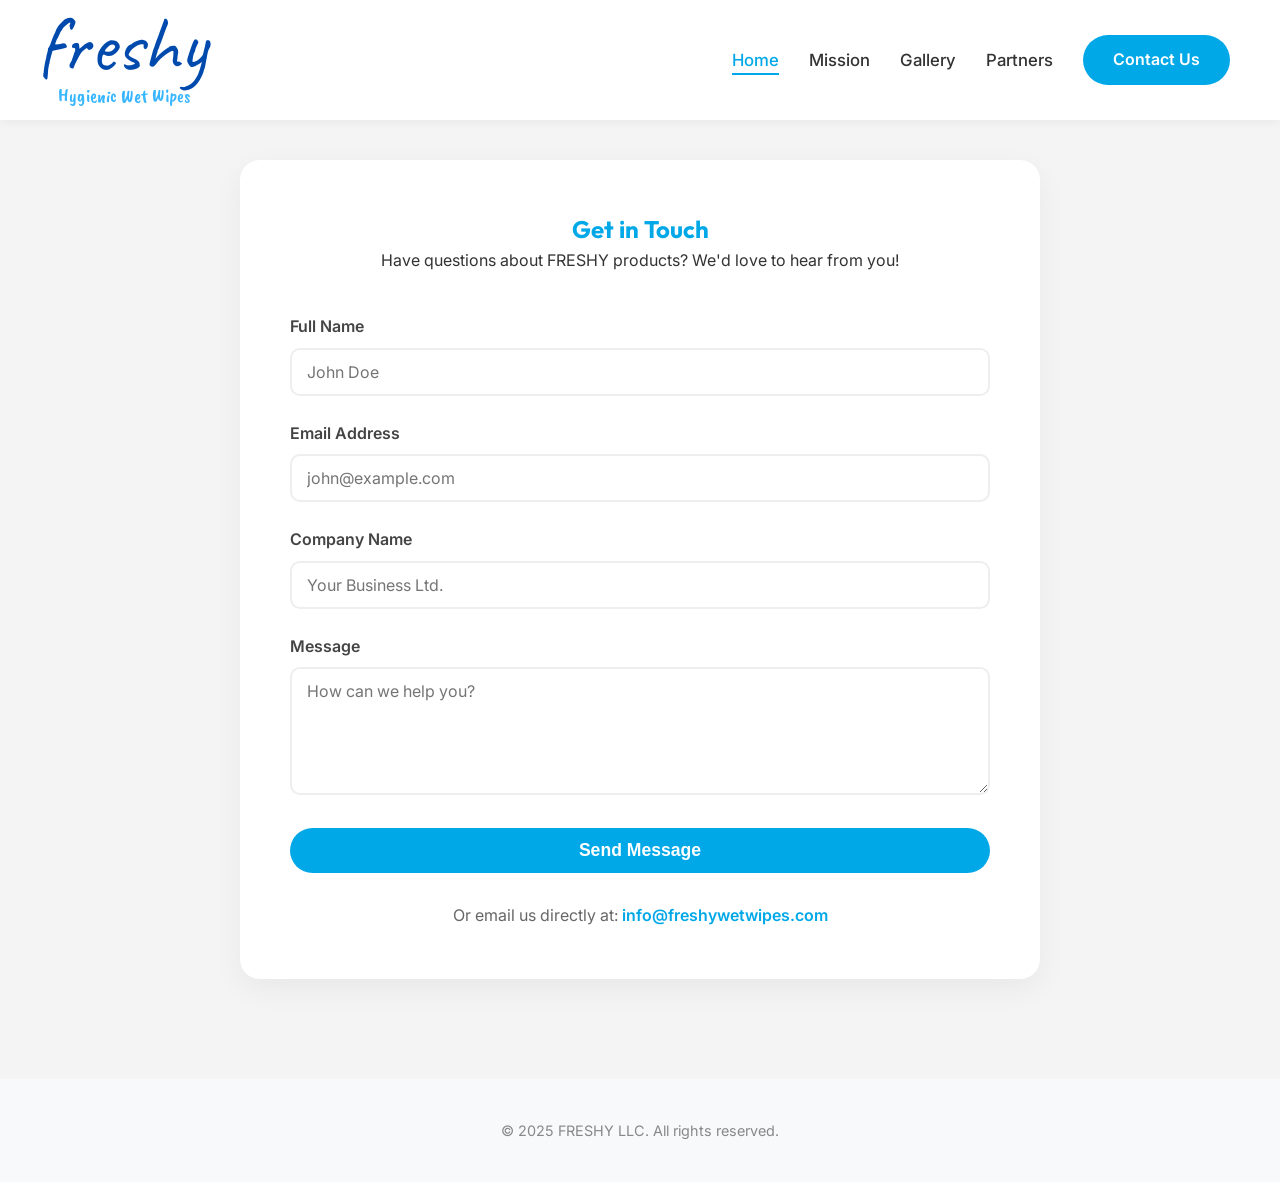
<file: contact.html>
<!DOCTYPE html>
<html lang="en">

<head>
    <meta charset="UTF-8">
    <meta name="viewport" content="width=device-width, initial-scale=1.0">
    <title>Contact Us - Freshy</title>
    <!-- Modern Fonts -->
    <link rel="preconnect" href="https://fonts.googleapis.com">
    <link rel="preconnect" href="https://fonts.gstatic.com" crossorigin>
    <link
        href="https://fonts.googleapis.com/css2?family=Caveat:wght@400;700&family=Caveat+Brush&family=Inter:wght@400;500;600&family=Outfit:wght@500;700&display=swap"
        rel="stylesheet">
    <link rel="stylesheet" href="styles.css">
</head>

<body>

    <!-- Header -->
    <header>
        <div class="container nav-container">
            <a href="index.html" class="logo-container">
                <div class="freshy-badge" style="background: transparent;">
                    <span class="freshy-main">freshy</span>
                    <span class="freshy-sub">Hygienic Wet Wipes</span>
                </div>
            </a>
            <nav>
                <ul>
                    <li><a href="index.html" class="nav-link">Home</a></li>
                    <li><a href="index.html#mission" class="nav-link">Mission</a></li>
                    <li><a href="index.html#gallery" class="nav-link">Gallery</a></li>
                    <li><a href="index.html#partners" class="nav-link">Partners</a></li>
                    <li><a href="contact.html" class="btn active">Contact Us</a></li>
                </ul>
            </nav>
        </div>
    </header>

    <!-- Contact Section -->
    <section class="contact-section">
        <div class="container">
            <div class="contact-container">
                <div class="contact-header">
                    <h1>Get in Touch</h1>
                    <p>Have questions about FRESHY products?<br class="mobile-break"> We'd love to hear from you!</p>
                </div>

                <form id="contactForm" name="contact" method="POST" data-netlify="true" novalidate>
                    <input type="hidden" name="form-name" value="contact" />
                    <div class="form-group">
                        <label for="name">Full Name</label>
                        <input type="text" id="name" name="name" required placeholder="John Doe">
                    </div>

                    <div class="form-group">
                        <label for="email">Email Address</label>
                        <input type="email" id="email" name="email" required placeholder="john@example.com">
                    </div>

                    <div class="form-group">
                        <label for="company">Company Name</label>
                        <input type="text" id="company" name="company" required placeholder="Your Business Ltd.">
                    </div>

                    <div class="form-group">
                        <label for="message">Message</label>
                        <textarea id="message" name="message" rows="5" required
                            placeholder="How can we help you?"></textarea>
                    </div>

                    <button type="submit" class="btn submit-btn">Send Message</button>
                </form>

                <div class="contact-email">
                    <p>Or email us directly at: <a href="mailto:info@freshywetwipes.com">info@freshywetwipes.com</a></p>
                </div>
            </div>
        </div>
    </section>

    <!-- Footer -->
    <footer>
        <div class="container">
            <p>&copy; 2025 FRESHY LLC. All rights reserved.</p>
        </div>
    </footer>

    <script src="script.js"></script>
</body>

</html>
</file>
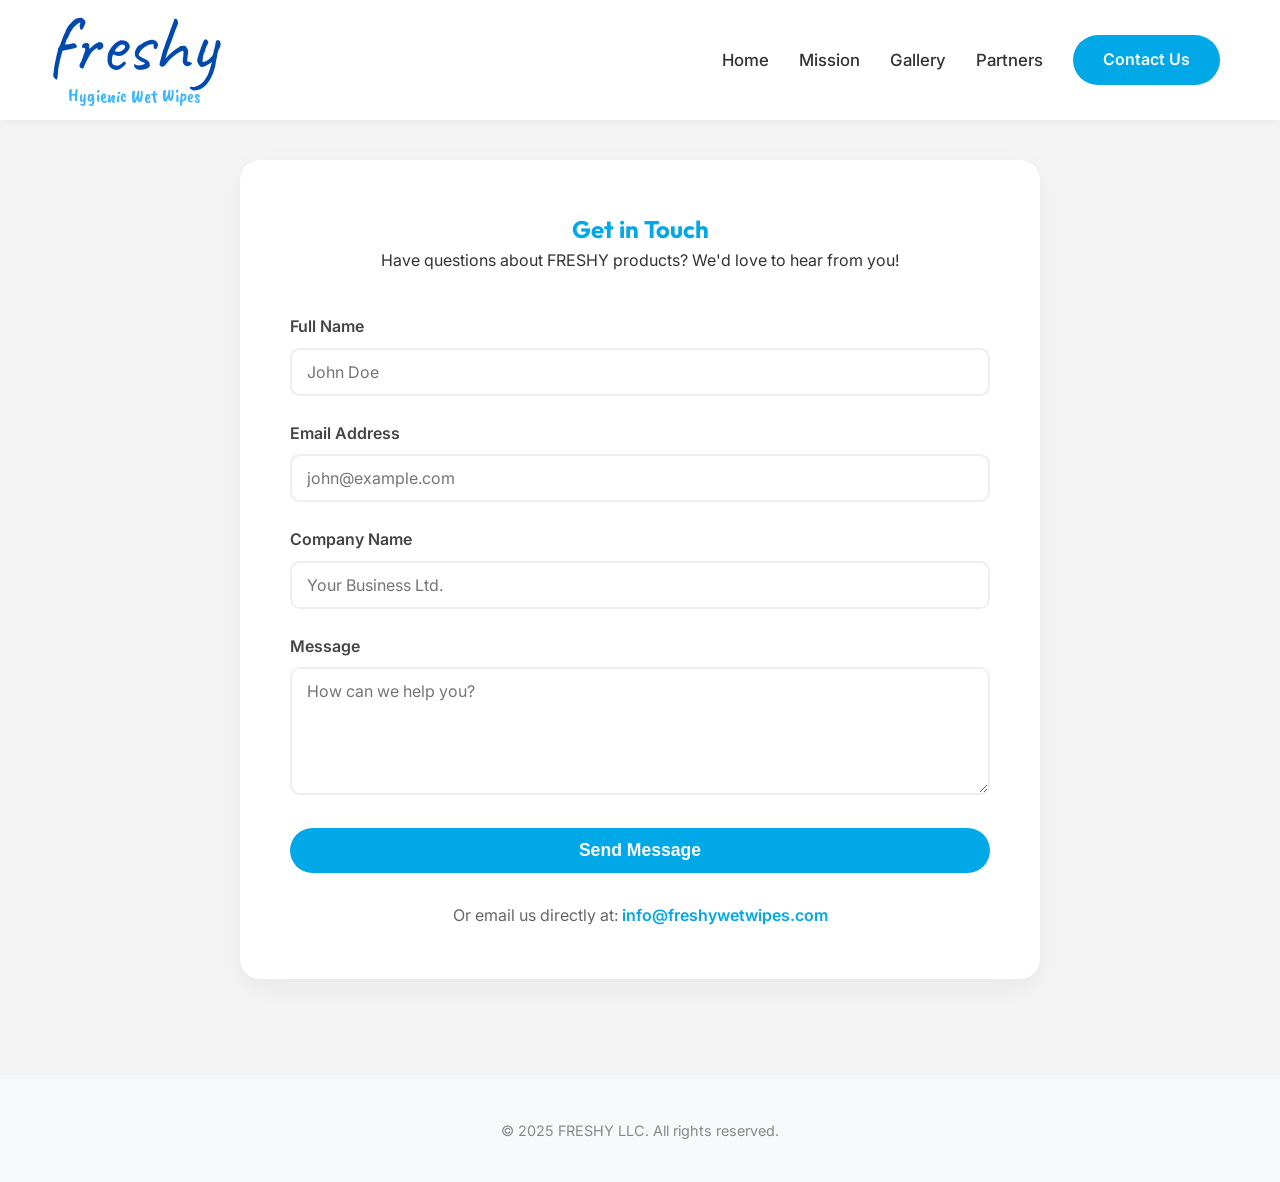
<file: freshy_website_export/contact.html>
<!DOCTYPE html>
<html lang="en">

<head>
    <meta charset="UTF-8">
    <meta name="viewport" content="width=device-width, initial-scale=1.0">
    <title>Contact Us - Freshy</title>
    <!-- Modern Fonts -->
    <link rel="preconnect" href="https://fonts.googleapis.com">
    <link rel="preconnect" href="https://fonts.gstatic.com" crossorigin>
    <link
        href="https://fonts.googleapis.com/css2?family=Caveat:wght@400;700&family=Caveat+Brush&family=Inter:wght@400;500;600&family=Outfit:wght@500;700&display=swap"
        rel="stylesheet">
    <link rel="stylesheet" href="styles.css">
</head>

<body>

    <!-- Header -->
    <header>
        <div class="container nav-container">
            <a href="index.html" class="logo-container">
                <div class="freshy-badge" style="background: transparent;">
                    <span class="freshy-main">freshy</span>
                    <span class="freshy-sub">Hygienic Wet Wipes</span>
                </div>
            </a>
            <nav>
                <ul>
                    <li><a href="index.html" class="nav-link">Home</a></li>
                    <li><a href="index.html#mission" class="nav-link">Mission</a></li>
                    <li><a href="index.html#gallery" class="nav-link">Gallery</a></li>
                    <li><a href="index.html#partners" class="nav-link">Partners</a></li>
                    <li><a href="contact.html" class="btn active">Contact Us</a></li>
                </ul>
            </nav>
        </div>
    </header>

    <!-- Contact Section -->
    <section class="contact-section">
        <div class="container">
            <div class="contact-container">
                <div class="contact-header">
                    <h1>Get in Touch</h1>
                    <p>Have questions about FRESHY products? We'd love to hear from you!</p>
                </div>

                <form id="contactForm" name="contact" method="POST" data-netlify="true">
                    <input type="hidden" name="form-name" value="contact" />
                    <div class="form-group">
                        <label for="name">Full Name</label>
                        <input type="text" id="name" name="name" required placeholder="John Doe">
                    </div>

                    <div class="form-group">
                        <label for="email">Email Address</label>
                        <input type="email" id="email" name="email" required placeholder="john@example.com">
                    </div>

                    <div class="form-group">
                        <label for="company">Company Name</label>
                        <input type="text" id="company" name="company" placeholder="Your Business Ltd.">
                    </div>

                    <div class="form-group">
                        <label for="message">Message</label>
                        <textarea id="message" name="message" rows="5" required
                            placeholder="How can we help you?"></textarea>
                    </div>

                    <button type="submit" class="btn submit-btn">Send Message</button>
                </form>

                <div class="contact-email">
                    <p>Or email us directly at: <a href="mailto:info@freshywetwipes.com">info@freshywetwipes.com</a></p>
                </div>
            </div>
        </div>
    </section>

    <!-- Footer -->
    <footer>
        <div class="container">
            <p>&copy; 2025 FRESHY LLC. All rights reserved.</p>
        </div>
    </footer>

    <script src="script.js"></script>
</body>

</html>
</file>
<file: styles.css>
:root {
    --primary-color: #00a8e8;
    /* Fresh Blue */
    --secondary-color: #ffffff;
    /* Clean White */
    --accent-color: #7bed9f;
    /* Nature Green */
    --text-color: #333333;
    --light-gray: #f4f4f4;
    --font-heading: 'Outfit', sans-serif;
    --font-body: 'Inter', sans-serif;
}

* {
    margin: 0;
    padding: 0;
    box-sizing: border-box;
}

html {
    scroll-padding-top: 40px;
    scroll-behavior: smooth;
}

body {
    font-family: var(--font-body);
    line-height: 1.6;
    color: var(--text-color);
    background-color: var(--secondary-color);
    overflow-x: hidden;
}

/* Typography */
h1,
h2,
h3 {
    font-family: var(--font-heading);
    color: var(--primary-color);
}

a {
    text-decoration: none;
    color: inherit;
    transition: color 0.3s ease;
}

/* Utility Classes */
.mobile-break {
    display: none;
}

.container {
    max-width: 1200px;
    margin: 0 auto;
    padding: 0 20px;
}

.btn {
    display: inline-block;
    padding: 12px 30px;
    background-color: var(--primary-color);
    color: white;
    border-radius: 50px;
    font-weight: 600;
    transition: transform 0.2s, box-shadow 0.2s;
    border: none;
    cursor: pointer;
}

.btn:hover {
    transform: translateY(-2px);
    box-shadow: 0 5px 15px rgba(0, 168, 232, 0.4);
}

/* Header */
header {
    background-color: rgba(255, 255, 255, 0.95);
    padding: 20px 0;
    position: fixed;
    width: 100%;
    top: 0;
    z-index: 1000;
    box-shadow: 0 2px 10px rgba(0, 0, 0, 0.05);
    backdrop-filter: blur(10px);
}

.nav-container {
    display: flex;
    justify-content: space-between;
    align-items: center;
    height: 80px;
    max-width: 100%;
    padding: 0 50px;
}

.logo-container {
    text-decoration: none;
    display: block;
}

.freshy-badge {
    background-color: #38b6ff;
    padding: 5px 15px;
    border-radius: 10px;
    display: flex;
    flex-direction: column;
    align-items: center;
    line-height: 1;
}

.freshy-main {
    font-family: 'Caveat', cursive;
    color: #ffffff;
    font-size: 2rem;
    /* Scaled down from 70px for header */
}

.freshy-sub {
    font-family: 'Caveat Brush', cursive;
    color: #004aad;
    font-size: 0.6rem;
    /* Scaled down */
    margin-top: -5px;
}

/* Header Logo Specifics */
.logo-container .freshy-badge {
    padding: 3px 12px;
    background-color: transparent;
    /* Remove background */
}

/* Header Logo Specifics */
.logo-container .freshy-badge {
    padding: 0 12px;
    background-color: transparent;
    /* Remove background */
    display: flex;
    flex-direction: column;
    justify-content: center;
    height: 100%;
    margin-left: -20px;
    /* Pull logo container further left per request */
}

.logo-container .freshy-main {
    font-size: 5rem;
    /* Massive size per request */
    color: #004aad;
    /* Navy */
    line-height: 0.8;
    margin-bottom: 5px;
    margin-left: -5px;
    /* Move slightly left */
    /* Add space to avoid overlap */
    display: block;
}

.logo-container .freshy-sub {
    font-size: 1.2rem;
    color: #38b6ff;
    /* Light Blue */
    font-family: 'Caveat Brush', cursive;
    display: block;
    margin-top: 5px;
    /* Push down to clear 'y' overlap */
    /* Adjust positioning relative to main text */
}

/* Ensure no background on logo image if used, but we switched to text span */
.logo img {
    height: 40px;
    display: block;
}

nav ul {
    display: flex;
    list-style: none;
    gap: 30px;
    align-items: center;
    /* Vertically align links with button */
    margin: 0;
    padding: 0;
}

nav a.nav-link {
    font-weight: 500;
    font-size: 1.05rem;
    position: relative;
    padding: 5px 0;
}

nav a.nav-link::after {
    content: '';
    position: absolute;
    width: 0;
    height: 2px;
    bottom: 0;
    left: 0;
    background-color: var(--primary-color);
    transition: width 0.3s ease;
}

nav a.nav-link.active::after {
    width: 100%;
}

nav a.nav-link.active {
    color: var(--primary-color);
}

@media (hover: hover) {
    nav a.nav-link:hover::after {
        width: 100%;
    }

    nav a.nav-link:hover {
        color: var(--primary-color);
    }
}

/* Hero Section */
.hero {
    /* Full screen height minus header approx */
    min-height: 100vh;
    min-height: 100vh;
    padding: 120px 0 0;
    /* Increased top padding for larger header */
    /* Add top padding to account for fixed header */
    background: linear-gradient(135deg, #e0f7fa 0%, #ffffff 100%);
    display: flex;
    align-items: center;
    justify-content: center;
    position: relative;
    overflow: hidden;
}

.hero-content {
    display: flex;
    align-items: center;
    gap: 80px;
    /* Increased gap spacing for desktop */
    width: 100%;
    height: 100%;
    justify-content: space-between;
}

.hero-text {
    flex: 1;
}

.hero-text h1 {
    font-size: 3.5rem;
    margin-bottom: 20px;
    line-height: 1.2;
}

.hero-text p {
    font-size: 1.2rem;
    color: #666;
    margin-bottom: 30px;
}

.hero-image {
    flex: 1;
    position: relative;
}

.hero-image img {
    width: 100%;
    border-radius: 20px;
    box-shadow: 0 20px 40px rgba(0, 0, 0, 0.1);
    animation: float 6s ease-in-out infinite;
}

.hero-product-img {
    border-radius: 0 !important;
    box-shadow: none !important;
    max-width: 500px;
    margin: 0 auto;
    display: block;
}

@keyframes float {
    0% {
        transform: translateY(0px);
    }

    50% {
        transform: translateY(-20px);
    }

    100% {
        transform: translateY(0px);
    }
}

/* Mission Section */
.mission {
    padding: 100px 0;
    text-align: center;
    background-color: var(--secondary-color);
}

.mission h2 {
    font-size: 2.5rem;
    margin-bottom: 30px;
}

.mission p {
    font-size: 1.1rem;
    max-width: 800px;
    margin: 0 auto;
    color: #555;
}

/* Gallery Section */
.gallery {
    padding: 100px 0;
    background-color: var(--light-gray);
}

.gallery h2 {
    text-align: center;
    font-size: 2.5rem;
    margin-bottom: 80px;
    /* Increased from 50px */
}

.gallery-slider {
    display: flex;
    gap: 30px;
    overflow-x: auto;
    scroll-snap-type: x mandatory;
    padding-bottom: 20px;
    /* Space for scrollbar if visible during scroll */
    -webkit-overflow-scrolling: touch;
    scrollbar-width: none;
    /* Firefox */
}

.gallery-slider::-webkit-scrollbar {
    display: none;
    /* Safari and Chrome */
}

.gallery-item {
    flex: 0 0 calc(33.333% - 20px);
    /* 3 items visible, accounting for gap */
    scroll-snap-align: start;
    border-radius: 0;
    overflow: hidden;
    background: transparent;
    box-shadow: none;
    transition: transform 0.3s ease;
}

.gallery-item:hover {
    transform: scale(1.05);
}

.gallery-item img {
    width: 100%;
    /* Let the image height scale naturally based on width for the PNGs, or set a fixed height if they get too tall */
    height: auto;
    min-height: 400px;
    /* Increased to enlarge default size */
    object-fit: contain;
    /* Ensures the whole wipe packet is visible */
    display: block;
    background-color: transparent;
    /* Keep transparent */
    padding: 10px;
    /* Optional padding so shadow doesn't clip content */
}

/* Gallery Slider Dots */
.gallery-dots {
    display: flex;
    justify-content: center;
    gap: 12px;
    margin-top: 30px;
}

.dot {
    width: 12px;
    height: 12px;
    background-color: #ccc;
    border-radius: 50%;
    cursor: pointer;
    transition: background-color 0.3s ease, transform 0.2s ease;
}

.dot.active {
    background-color: var(--primary-color);
    transform: scale(1.2);
}

.zoomable {
    cursor: zoom-in;
}

/* Lightbox (Zoom Modal) */
.lightbox {
    display: none;
    position: fixed;
    z-index: 9999;
    padding-top: 50px;
    left: 0;
    top: 0;
    width: 100%;
    height: 100%;
    overflow: hidden;
    background-color: rgba(255, 255, 255, 0.95);
    backdrop-filter: blur(10px);
}

.lightbox-content {
    margin: auto;
    display: block;
    max-width: 90%;
    max-height: 80vh;
    object-fit: contain;
    animation: zoomIn 0.3s ease;
}

@keyframes zoomIn {
    from {
        transform: scale(0.8)
    }

    to {
        transform: scale(1)
    }
}

.lightbox-close {
    position: absolute;
    top: 30px;
    right: 40px;
    color: var(--primary-color);
    font-size: 50px;
    font-weight: bold;
    cursor: pointer;
    line-height: 1;
}

.lightbox-close:hover {
    color: #008cc2;
}

/* Partners Section */
.partners {
    padding: 100px 0 100px;
    text-align: center;
    display: flex;
    flex-direction: column;
    justify-content: center;
    min-height: 50vh;
    /* Enlarge the section even when empty */
}

.partners h2 {
    margin-bottom: 20px;
    font-size: 2rem;
}

.partners-grid {
    display: flex;
    justify-content: center;
    flex-wrap: wrap;
    gap: 60px;
    align-items: center;
}

.partner-logo {
    opacity: 0.7;
    transition: opacity 0.3s ease;
    max-width: 150px;
}

.partner-logo:hover {
    opacity: 1;
}

/* Contact Page */
.contact-section {
    padding: 160px 0 100px;
    background-color: var(--light-gray);
    min-height: 90vh;
}

.contact-container {
    max-width: 800px;
    margin: 0 auto;
    background: white;
    padding: 50px;
    border-radius: 20px;
    box-shadow: 0 10px 30px rgba(0, 0, 0, 0.05);
}

.contact-header {
    text-align: center;
    margin-bottom: 40px;
}

.form-group {
    margin-bottom: 25px;
}

.form-group label {
    display: block;
    margin-bottom: 8px;
    font-weight: 600;
    color: #444;
}

.form-group input,
.form-group textarea {
    width: 100%;
    padding: 12px 15px;
    border: 2px solid #eee;
    border-radius: 10px;
    font-family: inherit;
    font-size: 1rem;
    transition: border-color 0.3s ease;
}

.form-group input:focus,
.form-group textarea:focus {
    outline: none;
    border-color: var(--primary-color);
}

/* Hide Safari Contact AutoFill Icon */
input::-webkit-contacts-auto-fill-button {
    visibility: hidden;
    display: none !important;
    pointer-events: none;
    height: 0;
    width: 0;
    margin: 0;
}

.submit-btn {
    width: 100%;
    font-size: 1.1rem;
}

.contact-email {
    margin-top: 30px;
    text-align: center;
    color: #666;
}

.contact-email a {
    color: var(--primary-color);
    font-weight: 600;
}

/* Footer */
footer {
    background-color: #f8f9fa;
    padding: 40px 0;
    text-align: center;
    color: #888;
    font-size: 0.9rem;
}

/* Empty, no longer needed */

/* Tablet / iPad Specific Adjustments */
@media (min-width: 601px) and (max-width: 1024px) {

    /* Top Nav Panel */
    .nav-container {
        padding: 0 15px;
    }

    .logo-container .freshy-badge {
        margin-left: -10px;
    }

    nav ul {
        gap: 20px;
    }

    .btn {
        padding: 10px 22px;
        white-space: nowrap;
        /* Forces 'Contact Us' to 1 line */
    }

    /* Hero Panel */
    .hero {
        padding-top: 220px;
        /* Increased space after top panel */
        padding-bottom: 50px;
        min-height: auto;
        display: block;
        /* Top align instead of vertical center */
    }

    .hero-content {
        flex-direction: row;
        /* Next to image */
        text-align: left;
        align-items: center;
        gap: 30px;
    }

    .hero-text h1 {
        font-size: 2.6rem;
        /* Slight size reduction to fit on 1 line next to image */
        white-space: nowrap;
    }

    /* Hide scrollbar completely but allow swipe */
    .gallery-slider {
        padding-bottom: 15px;
    }
}

/* Responsive */
@media (max-width: 600px) {
    .mobile-break {
        display: block;
    }

    /* Header & Nav Fixes */
    .nav-container {
        padding: 10px 5px;
        flex-wrap: wrap;
        height: auto;
        justify-content: center;
        gap: 5px;
    }

    .logo-container {
        display: none;
    }

    nav {
        width: 100%;
        display: flex;
        justify-content: center;
    }

    nav ul {
        flex-wrap: wrap;
        gap: 12px;
        justify-content: center;
    }

    nav a.nav-link {
        font-size: 0.9rem;
    }

    .btn {
        padding: 8px 14px;
        font-size: 0.9rem;
    }

    /* Adjust anchor scroll position for thinner mobile header */
    html {
        scroll-padding-top: 80px;
    }

    /* Hero Section Fixes */
    .hero {
        padding: 130px 15px 40px;
        min-height: auto;
    }

    .hero-content {
        flex-direction: column;
        text-align: center;
        gap: 20px;
    }

    .hero-text h1 {
        font-size: 2rem;
    }

    .hero-text p {
        font-size: 1.05rem;
    }

    .hero-product-img {
        margin-top: 30px;
        /* Move down so animation doesn't clip button */
    }

    /* Adjust Mission Typography */
    .mission h2 {
        font-size: 2rem;
    }

    .mission h3 {
        font-size: 1.4rem !important;
    }

    .partners-grid {
        gap: 30px !important;
    }

    /* Make gallery slider show 1 image per view on mobile */
    .gallery-slider {
        gap: 15px;
        padding: 0 10px;
        /* Add slight side padding so items feel centered when snapped */
    }

    .gallery-item {
        flex: 0 0 90%;
        /* Almost 100% so users can see a sliver of the next image */
        scroll-snap-align: center;
    }
}

/* Round 3 Updates - Handwritten Font & Hero Backdrop - REVISED Round 4 & 7 */
.product-backdrop {
    flex: 1;
    background-color: transparent;
    /* Changed to white space per user request */
    display: flex;
    align-items: center;
    justify-content: center;
    min-height: 400px;
    position: relative;
    /* Removed box-shadow, animation, and plastic sheen for "white space" */
    /* Removed box-shadow, animation, and plastic sheen for "white space" */
}

.pack-content {
    display: flex;
    flex-direction: column;
    align-items: center;
    gap: 5px;
}

.pack-freshy {
    font-family: 'Caveat', cursive;
    color: #ffffff;
    /* Renk beyaz */
    font-size: 5rem;
    /* ~70px scale */
    line-height: 1;
}

.pack-sub {
    font-family: 'Caveat Brush', cursive;
    color: #004aad;
    /* Cobalt Blue */
    font-size: 1.5rem;
    /* ~14px scale relative to big text */
}

.pack-details {
    margin-top: 20px;
    display: flex;
    flex-direction: column;
    gap: 2px;
}

.pack-weight {
    font-family: 'Caveat Brush', cursive;
    color: #ffffff;
    /* Renk beyaz */
    font-size: 1rem;
    /* ~9px scale */
}

.pack-url {
    font-family: 'Caveat Brush', cursive;
    color: #004aad;
    /* Cobalt Blue */
    font-size: 1.1rem;
    /* ~10px scale */
}
</file>
<file: freshy_website_export/styles.css>
:root {
    --primary-color: #00a8e8;
    /* Fresh Blue */
    --secondary-color: #ffffff;
    /* Clean White */
    --accent-color: #7bed9f;
    /* Nature Green */
    --text-color: #333333;
    --light-gray: #f4f4f4;
    --font-heading: 'Outfit', sans-serif;
    --font-body: 'Inter', sans-serif;
}

* {
    margin: 0;
    padding: 0;
    box-sizing: border-box;
}

body {
    font-family: var(--font-body);
    line-height: 1.6;
    color: var(--text-color);
    background-color: var(--secondary-color);
    overflow-x: hidden;
}

/* Typography */
h1,
h2,
h3 {
    font-family: var(--font-heading);
    color: var(--primary-color);
}

a {
    text-decoration: none;
    color: inherit;
    transition: color 0.3s ease;
}

/* Utility Classes */
.container {
    max-width: 1200px;
    margin: 0 auto;
    padding: 0 20px;
}

.btn {
    display: inline-block;
    padding: 12px 30px;
    background-color: var(--primary-color);
    color: white;
    border-radius: 50px;
    font-weight: 600;
    transition: transform 0.2s, box-shadow 0.2s;
    border: none;
    cursor: pointer;
}

.btn:hover {
    transform: translateY(-2px);
    box-shadow: 0 5px 15px rgba(0, 168, 232, 0.4);
}

/* Header */
header {
    background-color: rgba(255, 255, 255, 0.95);
    padding: 20px 0;
    position: fixed;
    width: 100%;
    top: 0;
    z-index: 1000;
    box-shadow: 0 2px 10px rgba(0, 0, 0, 0.05);
    backdrop-filter: blur(10px);
}

.nav-container {
    display: flex;
    justify-content: space-between;
    align-items: center;
    height: 80px;
    /* Increased from 60px to fit larger logo */
    /* Fixed height for better vertical alignment control */
}

.logo-container {
    text-decoration: none;
    display: block;
}

.freshy-badge {
    background-color: #38b6ff;
    padding: 5px 15px;
    border-radius: 10px;
    display: flex;
    flex-direction: column;
    align-items: center;
    line-height: 1;
}

.freshy-main {
    font-family: 'Caveat', cursive;
    color: #ffffff;
    font-size: 2rem;
    /* Scaled down from 70px for header */
}

.freshy-sub {
    font-family: 'Caveat Brush', cursive;
    color: #004aad;
    font-size: 0.6rem;
    /* Scaled down */
    margin-top: -5px;
}

/* Header Logo Specifics */
.logo-container .freshy-badge {
    padding: 3px 12px;
    background-color: transparent;
    /* Remove background */
}

/* Header Logo Specifics */
.logo-container .freshy-badge {
    padding: 0 12px;
    background-color: transparent;
    /* Remove background */
    display: flex;
    flex-direction: column;
    justify-content: center;
    height: 100%;
    margin-left: -20px;
    /* Pull logo container further left per request */
}

.logo-container .freshy-main {
    font-size: 5rem;
    /* Massive size per request */
    color: #004aad;
    /* Navy */
    line-height: 0.8;
    margin-bottom: 5px;
    margin-left: -5px;
    /* Move slightly left */
    /* Add space to avoid overlap */
    display: block;
}

.logo-container .freshy-sub {
    font-size: 1.2rem;
    color: #38b6ff;
    /* Light Blue */
    font-family: 'Caveat Brush', cursive;
    display: block;
    margin-top: 5px;
    /* Push down to clear 'y' overlap */
    /* Adjust positioning relative to main text */
}

/* Ensure no background on logo image if used, but we switched to text span */
.logo img {
    height: 40px;
    display: block;
}

nav ul {
    display: flex;
    list-style: none;
    gap: 30px;
    align-items: center;
    /* Vertically align links with button */
    margin: 0;
    padding: 0;
}

nav a.nav-link {
    font-weight: 500;
    font-size: 1.05rem;
    position: relative;
    padding: 5px 0;
}

nav a.nav-link::after {
    content: '';
    position: absolute;
    width: 0;
    height: 2px;
    bottom: 0;
    left: 0;
    background-color: var(--primary-color);
    transition: width 0.3s ease;
}

nav a.nav-link:hover::after,
nav a.nav-link.active::after {
    width: 100%;
}

nav a.nav-link:hover,
nav a.nav-link.active {
    color: var(--primary-color);
}

/* Hero Section */
.hero {
    /* Full screen height minus header approx */
    min-height: 100vh;
    min-height: 100vh;
    padding: 120px 0 0;
    /* Increased top padding for larger header */
    /* Add top padding to account for fixed header */
    background: linear-gradient(135deg, #e0f7fa 0%, #ffffff 100%);
    display: flex;
    align-items: center;
    justify-content: center;
    position: relative;
    overflow: hidden;
}

.hero-content {
    display: flex;
    align-items: center;
    gap: 50px;
    width: 100%;
    height: 100%;
    justify-content: space-between;
}

.hero-text {
    flex: 1;
}

.hero-text h1 {
    font-size: 3.5rem;
    margin-bottom: 20px;
    line-height: 1.2;
}

.hero-text p {
    font-size: 1.2rem;
    color: #666;
    margin-bottom: 30px;
}

.hero-image {
    flex: 1;
    position: relative;
}

.hero-image img {
    width: 100%;
    border-radius: 20px;
    box-shadow: 0 20px 40px rgba(0, 0, 0, 0.1);
    animation: float 6s ease-in-out infinite;
}

@keyframes float {
    0% {
        transform: translateY(0px);
    }

    50% {
        transform: translateY(-20px);
    }

    100% {
        transform: translateY(0px);
    }
}

/* Mission Section */
.mission {
    padding: 100px 0;
    text-align: center;
    background-color: var(--secondary-color);
}

.mission h2 {
    font-size: 2.5rem;
    margin-bottom: 30px;
}

.mission p {
    font-size: 1.1rem;
    max-width: 800px;
    margin: 0 auto;
    color: #555;
}

/* Gallery Section */
.gallery {
    padding: 100px 0;
    background-color: var(--light-gray);
}

.gallery h2 {
    text-align: center;
    font-size: 2.5rem;
    margin-bottom: 50px;
}

.gallery-grid {
    display: grid;
    grid-template-columns: repeat(auto-fit, minmax(300px, 1fr));
    gap: 30px;
}

.gallery-item {
    border-radius: 15px;
    overflow: hidden;
    box-shadow: 0 10px 20px rgba(0, 0, 0, 0.05);
    transition: transform 0.3s ease;
}

.gallery-item:hover {
    transform: scale(1.02);
}

.gallery-item img {
    width: 100%;
    height: 300px;
    object-fit: cover;
    display: block;
}

/* Partners Section */
.partners {
    padding: 80px 0;
    text-align: center;
}

.partners h2 {
    margin-bottom: 50px;
    font-size: 2rem;
}

.partners-grid {
    display: flex;
    justify-content: center;
    flex-wrap: wrap;
    gap: 60px;
    align-items: center;
}

.partner-logo {
    opacity: 0.7;
    transition: opacity 0.3s ease;
    max-width: 150px;
}

.partner-logo:hover {
    opacity: 1;
}

/* Contact Page */
.contact-section {
    padding: 160px 0 100px;
    background-color: var(--light-gray);
    min-height: 90vh;
}

.contact-container {
    max-width: 800px;
    margin: 0 auto;
    background: white;
    padding: 50px;
    border-radius: 20px;
    box-shadow: 0 10px 30px rgba(0, 0, 0, 0.05);
}

.contact-header {
    text-align: center;
    margin-bottom: 40px;
}

.form-group {
    margin-bottom: 25px;
}

.form-group label {
    display: block;
    margin-bottom: 8px;
    font-weight: 600;
    color: #444;
}

.form-group input,
.form-group textarea {
    width: 100%;
    padding: 12px 15px;
    border: 2px solid #eee;
    border-radius: 10px;
    font-family: inherit;
    font-size: 1rem;
    transition: border-color 0.3s ease;
}

.form-group input:focus,
.form-group textarea:focus {
    outline: none;
    border-color: var(--primary-color);
}

.submit-btn {
    width: 100%;
    font-size: 1.1rem;
}

.contact-email {
    margin-top: 30px;
    text-align: center;
    color: #666;
}

.contact-email a {
    color: var(--primary-color);
    font-weight: 600;
}

/* Footer */
footer {
    background-color: #f8f9fa;
    padding: 40px 0;
    text-align: center;
    color: #888;
    font-size: 0.9rem;
}

/* Responsive */
@media (max-width: 768px) {
    .hero-content {
        flex-direction: column-reverse;
        text-align: center;
    }

    .hero-text h1 {
        font-size: 2.5rem;
    }

    .contact-container {
        padding: 30px;
    }
}

/* Round 3 Updates - Handwritten Font & Hero Backdrop - REVISED Round 4 & 7 */
.product-backdrop {
    flex: 1;
    background-color: transparent;
    /* Changed to white space per user request */
    display: flex;
    align-items: center;
    justify-content: center;
    min-height: 400px;
    position: relative;
    /* Removed box-shadow, animation, and plastic sheen for "white space" */
    /* Removed box-shadow, animation, and plastic sheen for "white space" */
}

.pack-content {
    display: flex;
    flex-direction: column;
    align-items: center;
    gap: 5px;
}

.pack-freshy {
    font-family: 'Caveat', cursive;
    color: #ffffff;
    /* Renk beyaz */
    font-size: 5rem;
    /* ~70px scale */
    line-height: 1;
}

.pack-sub {
    font-family: 'Caveat Brush', cursive;
    color: #004aad;
    /* Cobalt Blue */
    font-size: 1.5rem;
    /* ~14px scale relative to big text */
}

.pack-details {
    margin-top: 20px;
    display: flex;
    flex-direction: column;
    gap: 2px;
}

.pack-weight {
    font-family: 'Caveat Brush', cursive;
    color: #ffffff;
    /* Renk beyaz */
    font-size: 1rem;
    /* ~9px scale */
}

.pack-url {
    font-family: 'Caveat Brush', cursive;
    color: #004aad;
    /* Cobalt Blue */
    font-size: 1.1rem;
    /* ~10px scale */
}
</file>
